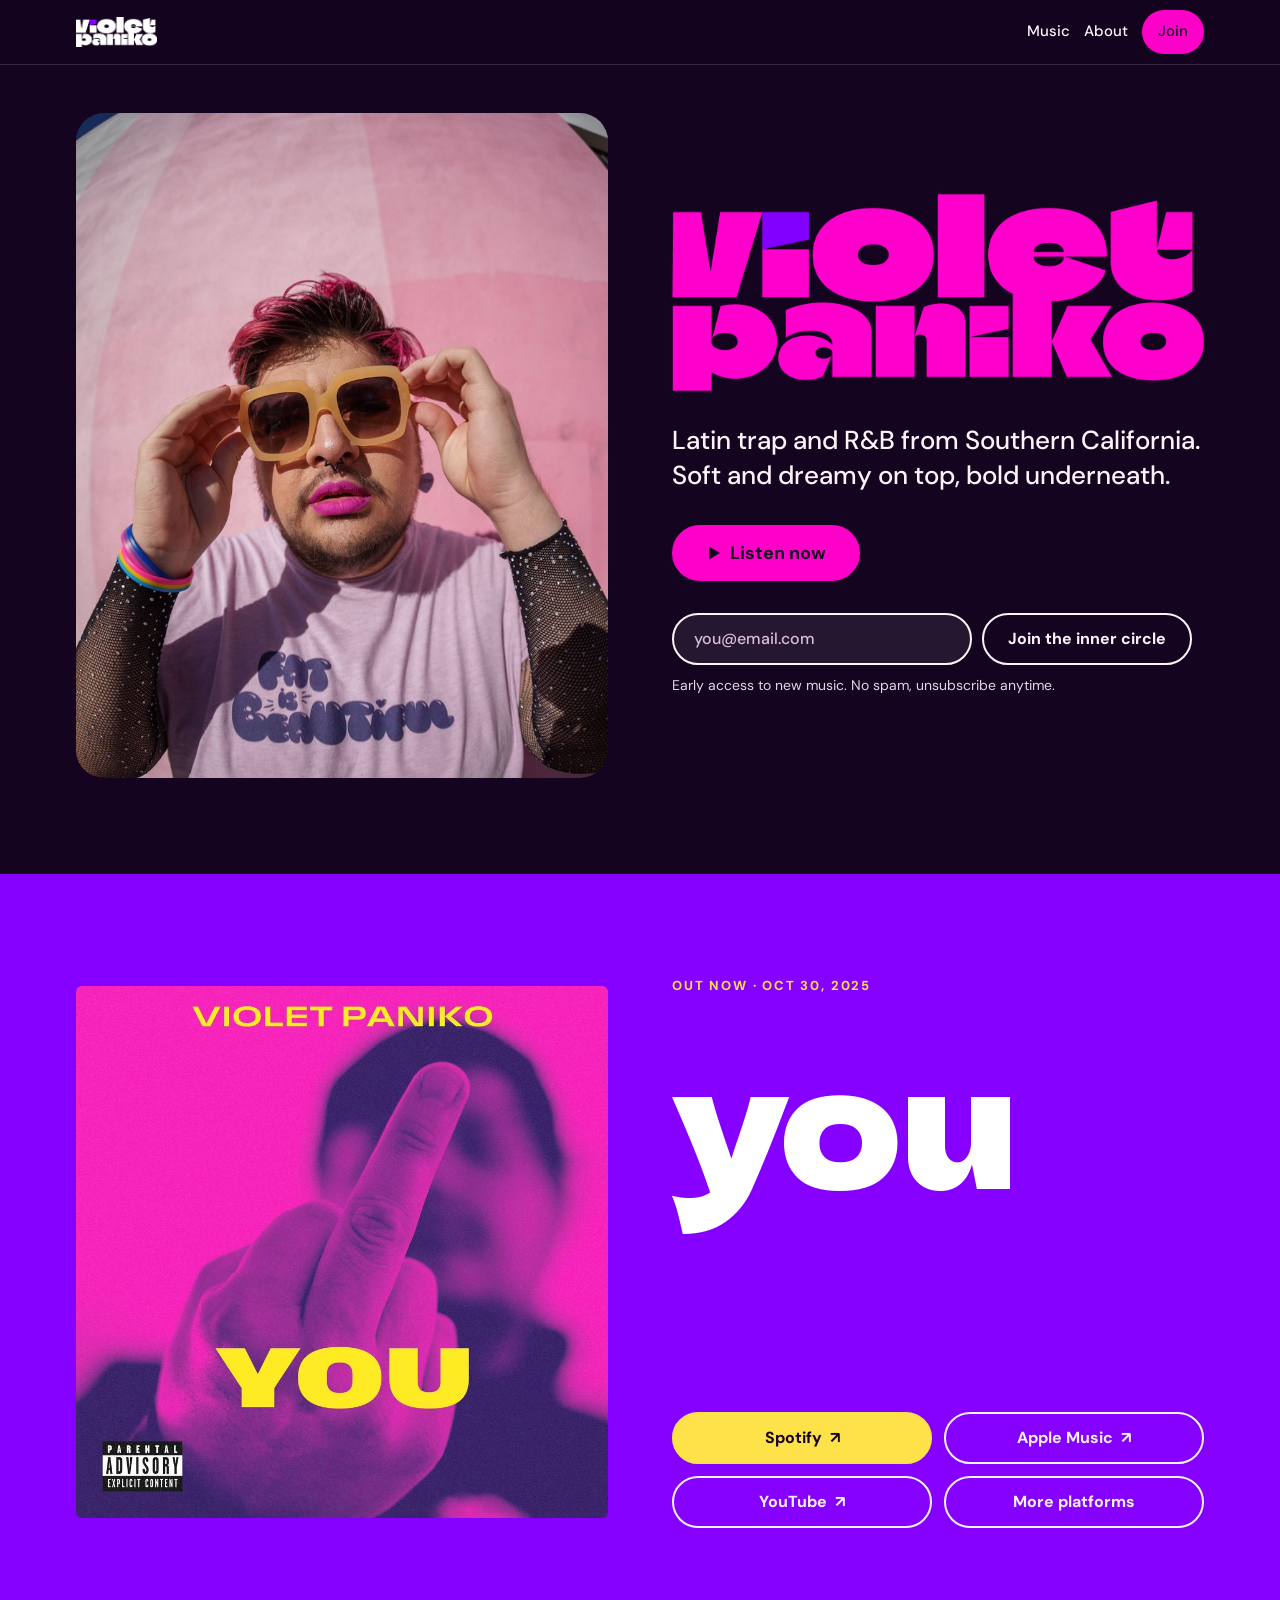
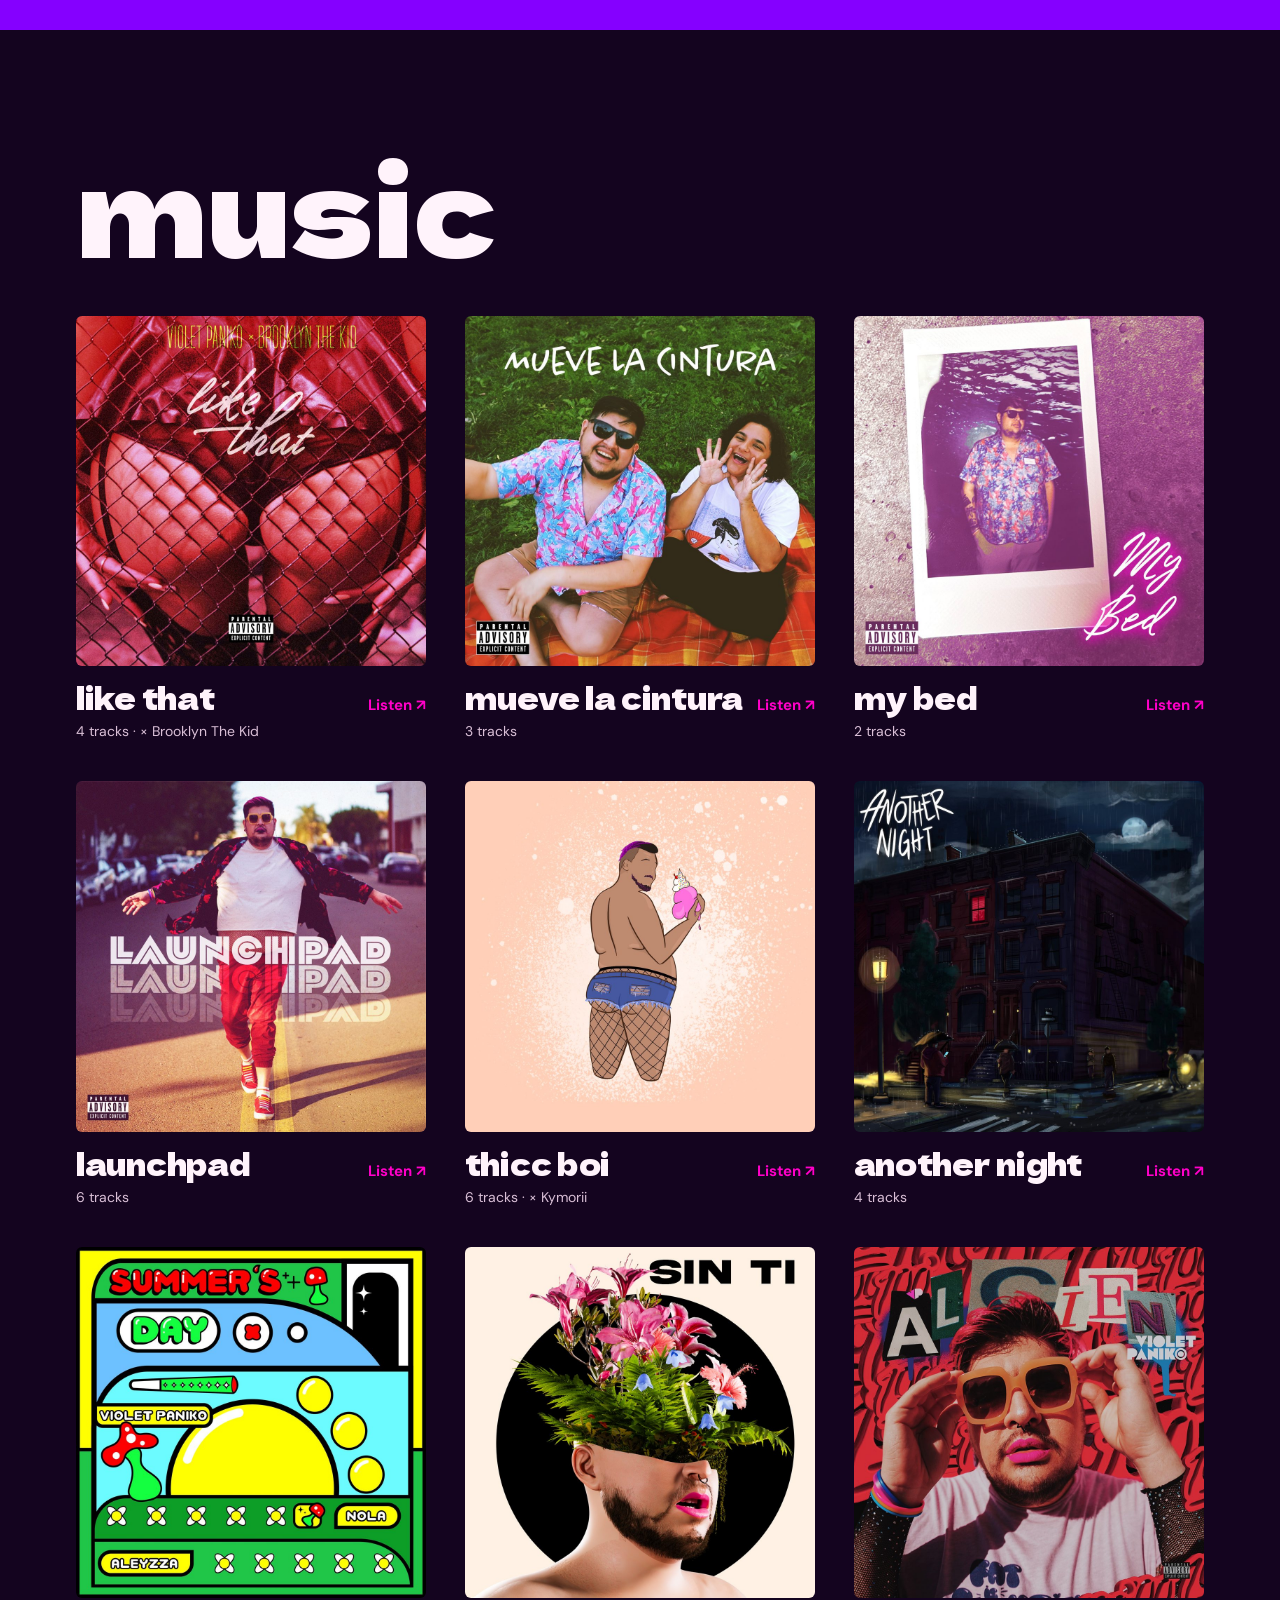
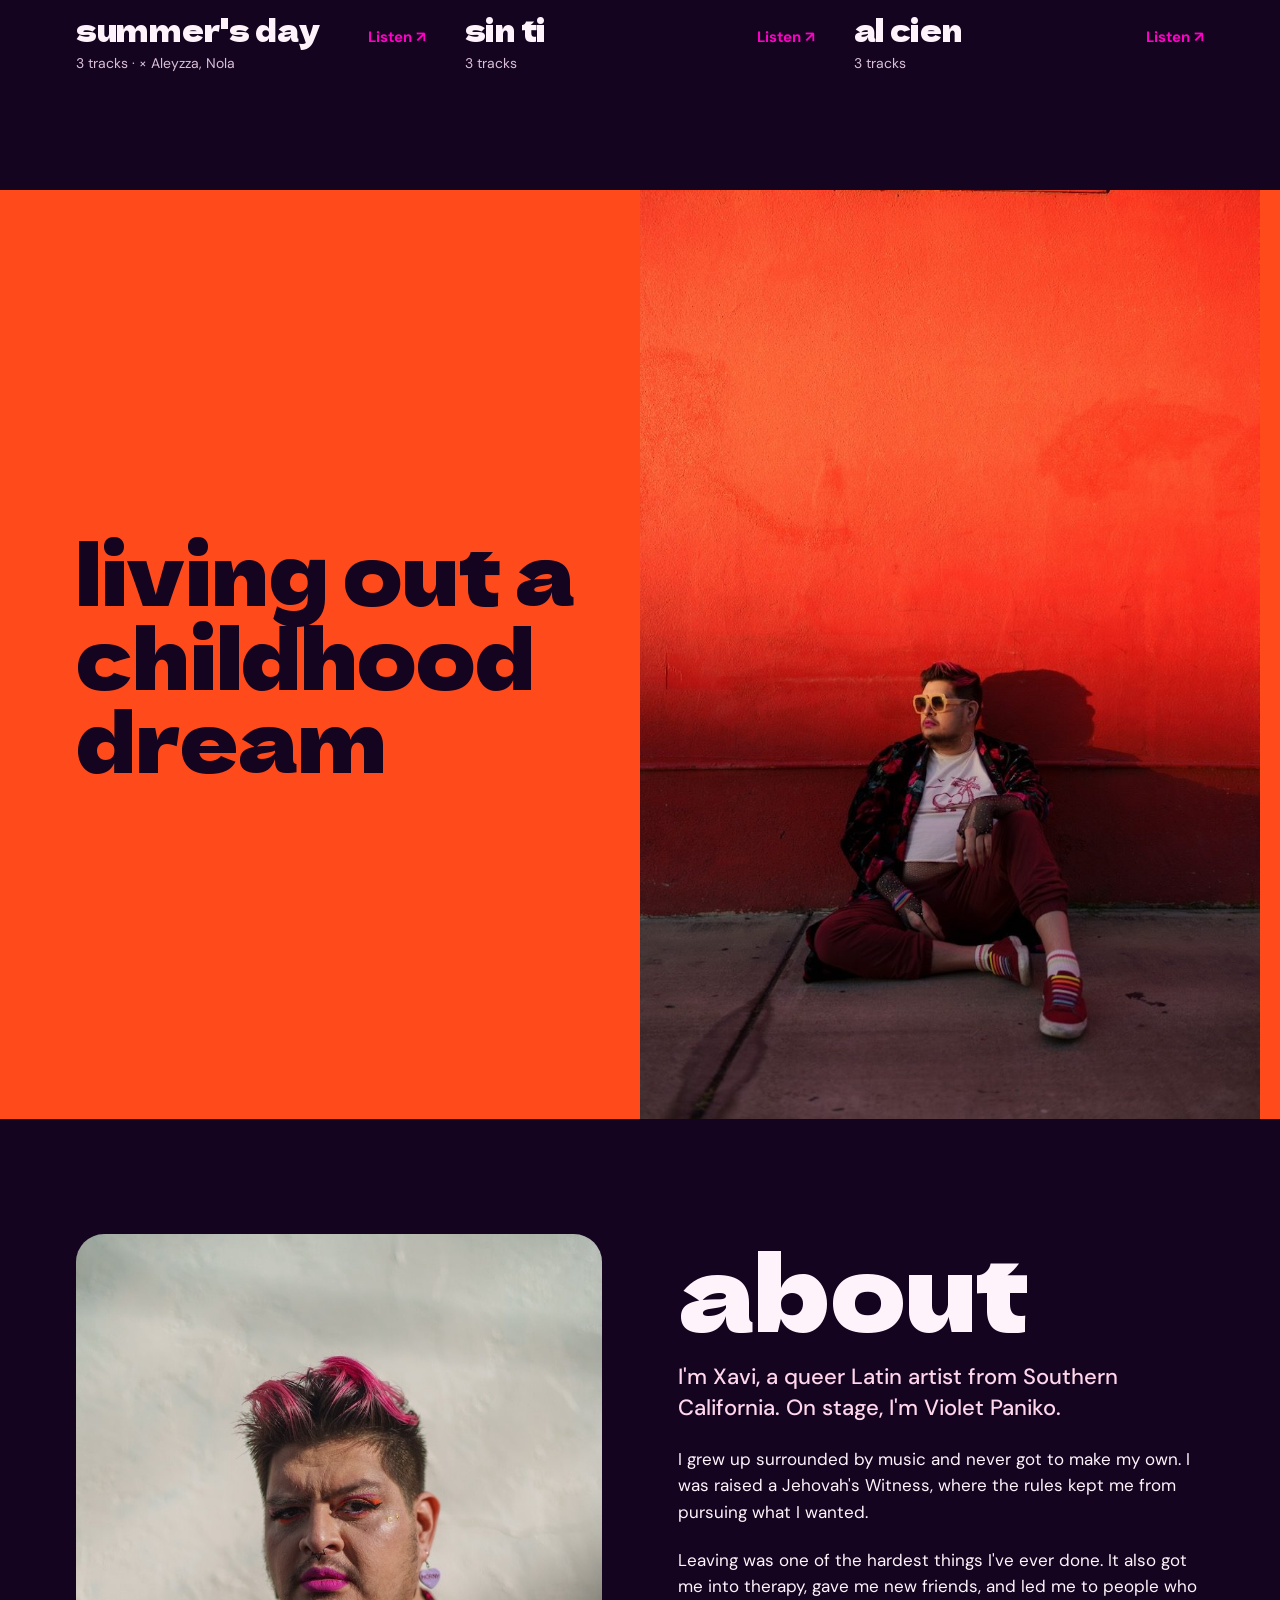
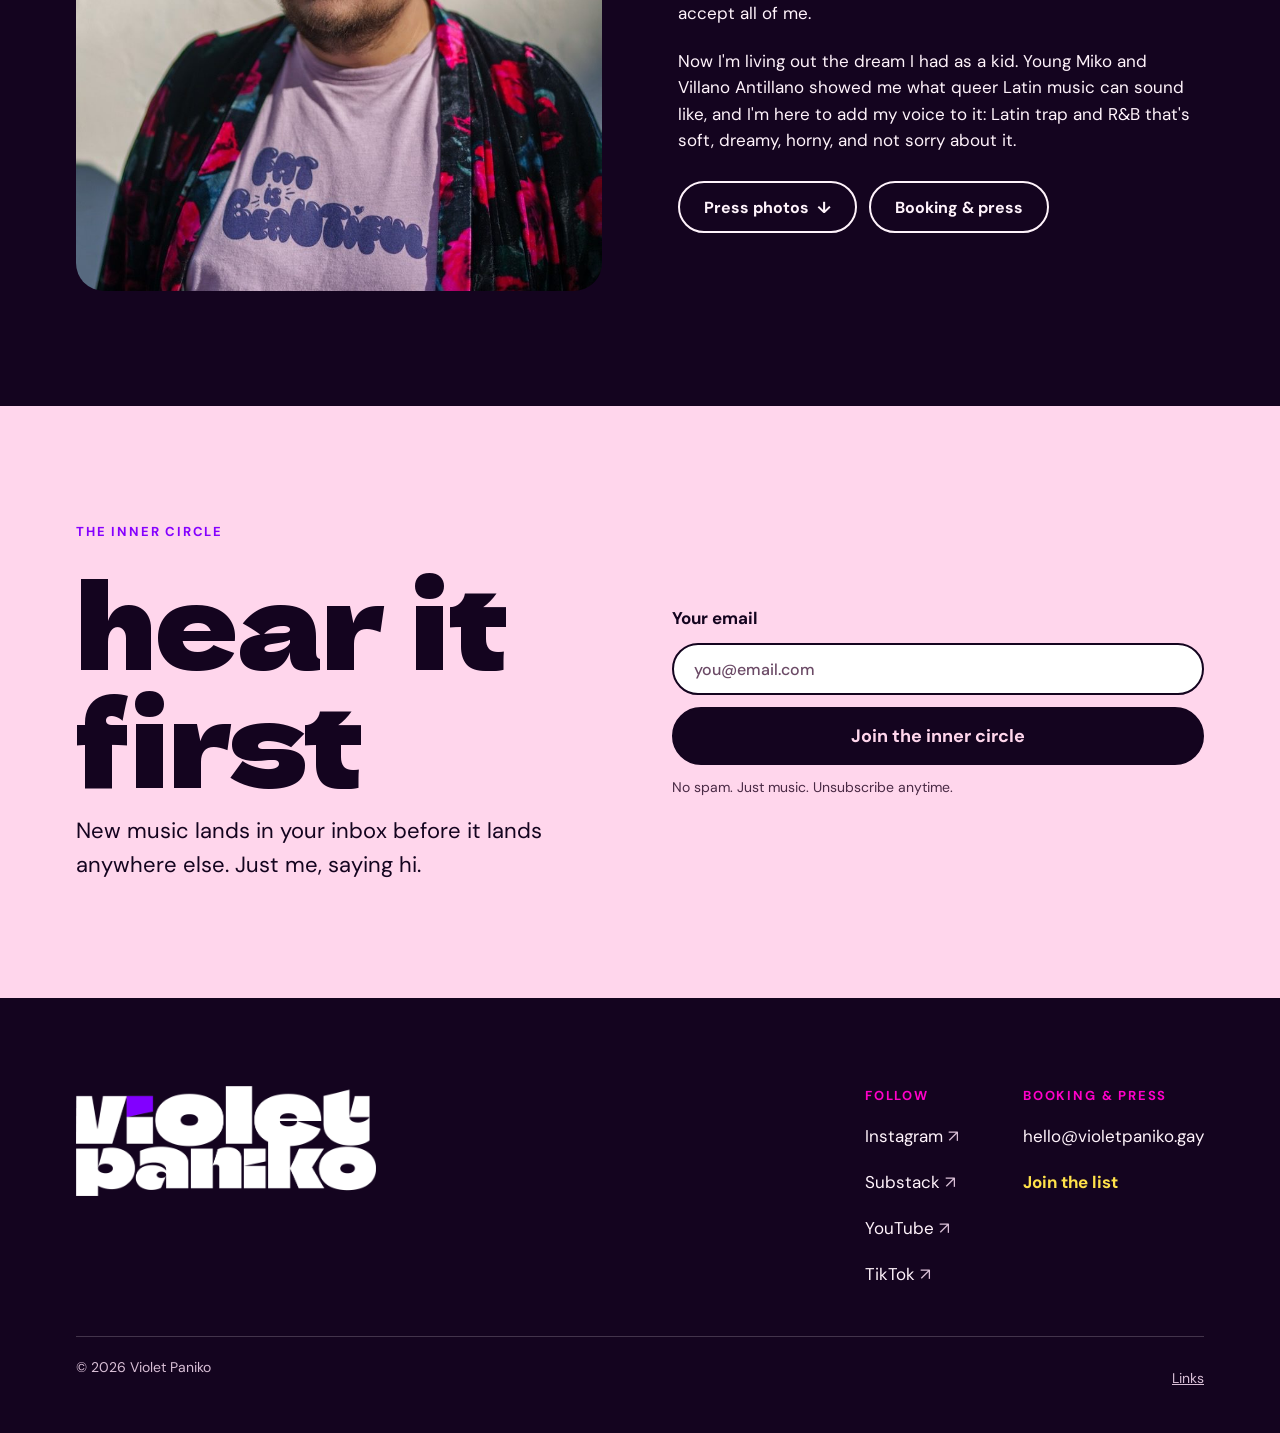
<file: index.html>
<!doctype html>
<html lang="en">
<head>
<meta charset="utf-8">
<meta name="viewport" content="width=device-width, initial-scale=1">
<title>Violet Paniko | Latin Trap &amp; R&amp;B from Southern California</title>
<meta name="description" content="Latin trap and R&amp;B from Southern California. Soft and dreamy on top, bold underneath.">
<meta name="theme-color" content="#14041f">
<link rel="canonical" href="https://violetpaniko.gay/">
<link rel="icon" href="favicon.svg" type="image/svg+xml">
<meta property="og:type" content="website">
<meta property="og:site_name" content="Violet Paniko">
<meta property="og:title" content="Violet Paniko | Latin Trap &amp; R&amp;B from Southern California">
<meta property="og:description" content="Latin trap and R&amp;B from Southern California. Soft and dreamy on top, bold underneath.">
<meta property="og:url" content="https://violetpaniko.gay/">
<meta property="og:image" content="https://violetpaniko.gay/images/og-share.jpg">
<meta property="og:image:width" content="1200">
<meta property="og:image:height" content="630">
<meta property="og:image:alt" content="Violet Paniko wordmark beside the cover of YOU, with the text Listen to YOU, out now">
<meta name="twitter:card" content="summary_large_image">
<link rel="preconnect" href="https://fonts.googleapis.com">
<link rel="preconnect" href="https://fonts.gstatic.com" crossorigin>
<link href="https://fonts.googleapis.com/css2?family=Dela+Gothic+One&family=DM+Sans:ital,wght@0,400;0,500;0,700;1,400&display=swap" rel="stylesheet">
<link rel="stylesheet" href="styles.css">
<script src="main.js" defer></script>
</head>
<body>

<header class="hdr">
  <div class="wrap">
    <a class="logo" href="#top" aria-label="Violet Paniko, back to top"><img src="images/logo.png" alt="Violet Paniko"></a>
    <nav aria-label="Main">
      <a class="nav" href="#music">Music</a>
      <a class="nav" href="#about">About</a>
      <a class="nav cta" href="#join">Join</a>
    </nav>
  </div>
</header>

<main id="top">

  <section class="hero">
    <div class="wrap split">
      <img class="hero-photo" src="images/hero.jpg" alt="Violet Paniko in tan square sunglasses and hot pink lipstick, hands raised to the frames, against a pink dome">
      <div class="hero-copy">
        <h1><img src="images/wordmark.png" alt="Violet Paniko"></h1>
        <p class="hero-lede">Latin trap and R&amp;B from Southern California. Soft and dreamy on top, bold underneath.</p>
        <a class="btn pri lg" href="#latest"><svg width="16" height="16" viewBox="0 0 16 16" aria-hidden="true"><path d="M3 1.5v13l11-6.5z" fill="currentColor"/></svg>Listen now</a>
        <div class="hero-signup" data-signup>
          <div data-signup-form>
            <form action="https://violetpaniko.substack.com/subscribe" method="get" target="_blank">
              <label class="vh" for="hero-email">Email address</label>
              <input class="field" id="hero-email" type="email" name="email" placeholder="you@email.com" required autocomplete="email">
              <button class="btn" type="submit">Join the inner circle</button>
            </form>
            <p class="fine">Early access to new music. No spam, unsubscribe anytime.</p>
          </div>
          <p class="done" role="status" data-signup-done hidden>You're in. Check your inbox, the first one's on me.</p>
        </div>
      </div>
    </div>
  </section>

  <section class="latest" id="latest">
    <div class="wrap split">
      <img class="latest-cover" src="images/cover-you.jpg" alt="Cover of YOU by Violet Paniko: a blurred hot pink and purple duotone portrait with a raised middle finger, yellow type">
      <div class="latest-copy">
        <p class="eyebrow">Out now · Oct 30, 2025</p>
        <h2>you</h2>
        <iframe class="player" title="YOU by Violet Paniko on Spotify" src="https://open.spotify.com/embed/track/6vFwV0UE89dZPi8JKd3GRG?utm_source=generator" width="100%" height="152" frameborder="0" allowfullscreen allow="autoplay; clipboard-write; encrypted-media; fullscreen; picture-in-picture" loading="lazy"></iframe>
        <div class="platforms">
          <a class="btn yellow" href="https://open.spotify.com/album/6G2icSNj4ahg6xLs8bBe6X" target="_blank" rel="noopener">Spotify <span aria-hidden="true">↗</span></a>
          <a class="btn" href="https://music.apple.com/us/album/you-ep/1847878968" target="_blank" rel="noopener">Apple Music <span aria-hidden="true">↗</span></a>
          <a class="btn" href="https://www.youtube.com/@violetpaniko" target="_blank" rel="noopener">YouTube <span aria-hidden="true">↗</span></a>
          <a class="btn" href="#music">More platforms</a>
        </div>
      </div>
    </div>
  </section>

  <section class="music" id="music">
    <div class="wrap">
      <h2>music</h2>
      <div class="releases">
        <article class="card">
          <a href="https://open.spotify.com/album/27RjHxa37A54289bLyhkQ1" target="_blank" rel="noopener">
            <img src="images/cover-like-that.jpg" alt="Cover of Like That with Brooklyn The Kid: a red-tinted close crop seen through a chain-link fence" loading="lazy">
            <span class="card-head"><span class="disp">like that</span><span class="card-listen">Listen <span aria-hidden="true">↗</span></span></span>
            <span class="card-meta">4 tracks · × Brooklyn The Kid</span>
          </a>
        </article>
        <article class="card">
          <a href="https://open.spotify.com/album/6NM808oGTc7XnuMUiEA4Zb" target="_blank" rel="noopener">
            <img src="images/cover-mueve-la-cintura.jpg" alt="Cover of Mueve La Cintura: Violet Paniko and a friend laughing on a picnic blanket in the grass" loading="lazy">
            <span class="card-head"><span class="disp">mueve la cintura</span><span class="card-listen">Listen <span aria-hidden="true">↗</span></span></span>
            <span class="card-meta">3 tracks</span>
          </a>
        </article>
        <article class="card">
          <a href="https://open.spotify.com/album/75of7r7ZPAoEsgqgHVEYkw" target="_blank" rel="noopener">
            <img src="images/cover-my-bed.jpg" alt="Cover of My Bed: an instant-film photo of Violet Paniko in sunglasses and a floral shirt on a purple textured ground, with neon script title" loading="lazy">
            <span class="card-head"><span class="disp">my bed</span><span class="card-listen">Listen <span aria-hidden="true">↗</span></span></span>
            <span class="card-meta">2 tracks</span>
          </a>
        </article>
        <article class="card">
          <a href="https://open.spotify.com/album/56BOD7CXabeOoOeDdZDfZ6" target="_blank" rel="noopener">
            <img src="images/cover-launchpad.jpg" alt="Cover of LAUNCHPAD: Violet Paniko walking down the yellow line of a street in a floral jacket and red pants, repeated title text" loading="lazy">
            <span class="card-head"><span class="disp">launchpad</span><span class="card-listen">Listen <span aria-hidden="true">↗</span></span></span>
            <span class="card-meta">6 tracks</span>
          </a>
        </article>
        <article class="card">
          <a href="https://open.spotify.com/track/4XDJGCHoK81Tl3F11rcSlP" target="_blank" rel="noopener">
            <img src="images/cover-thicc-boi.jpg" alt="Cover of Thicc Boi with Kymorii: an illustration of a figure in denim shorts and fishnets holding an ice cream, on peach" loading="lazy">
            <span class="card-head"><span class="disp">thicc boi</span><span class="card-listen">Listen <span aria-hidden="true">↗</span></span></span>
            <span class="card-meta">6 tracks · × Kymorii</span>
          </a>
        </article>
        <article class="card">
          <a href="https://open.spotify.com/album/5xYg8NK65tJdl8wWV9YaVQ" target="_blank" rel="noopener">
            <img src="images/cover-another-night.jpg" alt="Cover of Another Night: an illustrated rainy city corner at night with one red-lit window" loading="lazy">
            <span class="card-head"><span class="disp">another night</span><span class="card-listen">Listen <span aria-hidden="true">↗</span></span></span>
            <span class="card-meta">4 tracks</span>
          </a>
        </article>
        <article class="card">
          <a href="https://open.spotify.com/track/0x0JCLeJI9lUGd3I5e5AMT" target="_blank" rel="noopener">
            <img src="images/cover-summers-day.jpg" alt="Cover of Summer's Day: a bold cartoon landscape with a yellow sun, mushrooms and daisies" loading="lazy">
            <span class="card-head"><span class="disp">summer's day</span><span class="card-listen">Listen <span aria-hidden="true">↗</span></span></span>
            <span class="card-meta">3 tracks · × Aleyzza, Nola</span>
          </a>
        </article>
        <article class="card">
          <a href="https://open.spotify.com/album/2ZIzPUyOYRv1dQEF5R2NdP" target="_blank" rel="noopener">
            <img src="images/cover-sin-ti.jpg" alt="Cover of Sin Ti: a 3D portrait with flowers and ferns growing from the head, pink lips, black circle on cream" loading="lazy">
            <span class="card-head"><span class="disp">sin ti</span><span class="card-listen">Listen <span aria-hidden="true">↗</span></span></span>
            <span class="card-meta">3 tracks</span>
          </a>
        </article>
        <article class="card">
          <a href="https://open.spotify.com/album/3iJOf53sksaibPjwMhIKwD" target="_blank" rel="noopener">
            <img src="images/cover-al-cien.jpg" alt="Cover of Al Cien: Violet Paniko lifting orange sunglasses against a red scribble pattern, cut-out letters spelling the title" loading="lazy">
            <span class="card-head"><span class="disp">al cien</span><span class="card-listen">Listen <span aria-hidden="true">↗</span></span></span>
            <span class="card-meta">3 tracks</span>
          </a>
        </article>
      </div>
    </div>
  </section>

  <section class="break" aria-label="Photo break">
    <div class="wrap split">
      <div class="break-copy"><p class="disp">living out a childhood dream</p></div>
      <img src="images/break-orange-wall.jpg" alt="Violet Paniko seated on the ground against a saturated orange-red wall, in sunglasses and a floral jacket" loading="lazy">
    </div>
  </section>

  <section class="about" id="about">
    <div class="wrap split">
      <img class="about-photo" src="images/about-portrait.jpg" alt="Straight-on portrait of Violet Paniko with pink hair and a floral jacket against a white wall" loading="lazy">
      <div class="about-copy">
        <h2>about</h2>
        <p class="about-lede">I'm Xavi, a queer Latin artist from Southern California. On stage, I'm Violet Paniko.</p>
        <p>I grew up surrounded by music and never got to make my own. I was raised a Jehovah's Witness, where the rules kept me from pursuing what I wanted.</p>
        <p>Leaving was one of the hardest things I've ever done. It also got me into therapy, gave me new friends, and led me to people who accept all of me.</p>
        <p>Now I'm living out the dream I had as a kid. Young Miko and Villano Antillano showed me what queer Latin music can sound like, and I'm here to add my voice to it: Latin trap and R&amp;B that's soft, dreamy, horny, and not sorry about it.</p>
        <div class="about-actions">
          <a class="btn" href="press/violet-paniko-press-photos.zip" download>Press photos <span aria-hidden="true">↓</span></a>
          <a class="btn" href="mailto:hello@violetpaniko.gay">Booking &amp; press</a>
        </div>
      </div>
    </div>
  </section>

  <section class="join" id="join">
    <div class="wrap split">
      <div class="join-copy">
        <p class="eyebrow">The inner circle</p>
        <h2>hear it first</h2>
        <p>New music lands in your inbox before it lands anywhere else. Just me, saying hi.</p>
      </div>
      <div data-signup>
        <form class="join-form" action="https://violetpaniko.substack.com/subscribe" method="get" target="_blank" data-signup-form>
          <label for="join-email">Your email</label>
          <input class="field onpink" id="join-email" type="email" name="email" placeholder="you@email.com" required autocomplete="email">
          <button class="btn darkfill" type="submit">Join the inner circle</button>
          <p class="fine">No spam. Just music. Unsubscribe anytime.</p>
        </form>
        <div class="join-done" role="status" data-signup-done hidden>
          <p class="disp">you're in</p>
          <p>Thank you. Watch your inbox, new music reaches you first.</p>
        </div>
      </div>
    </div>
  </section>

</main>

<footer class="site-footer">
  <div class="wrap">
    <div class="footer-top">
      <img src="images/logo.png" alt="Violet Paniko" loading="lazy">
      <div class="footer-cols">
        <nav class="footer-col" aria-label="Follow">
          <p class="eyebrow">Follow</p>
          <a href="https://www.instagram.com/violetpaniko.mp3" target="_blank" rel="noopener">Instagram <span aria-hidden="true">&nbsp;↗</span></a>
          <a href="https://violetpaniko.substack.com/" target="_blank" rel="noopener">Substack <span aria-hidden="true">&nbsp;↗</span></a>
          <a href="https://www.youtube.com/@violetpaniko" target="_blank" rel="noopener">YouTube <span aria-hidden="true">&nbsp;↗</span></a>
          <a href="https://www.tiktok.com/@violetpaniko.mp3" target="_blank" rel="noopener">TikTok <span aria-hidden="true">&nbsp;↗</span></a>
        </nav>
        <div class="footer-col">
          <p class="eyebrow">Booking &amp; press</p>
          <a href="mailto:hello@violetpaniko.gay">hello@violetpaniko.gay</a>
          <a class="highlight" href="#join">Join the list</a>
        </div>
      </div>
    </div>
    <div class="footer-bottom">
      <span>© 2026 Violet Paniko</span>
      <a href="links/">Links</a>
    </div>
  </div>
</footer>

</body>
</html>
</file>
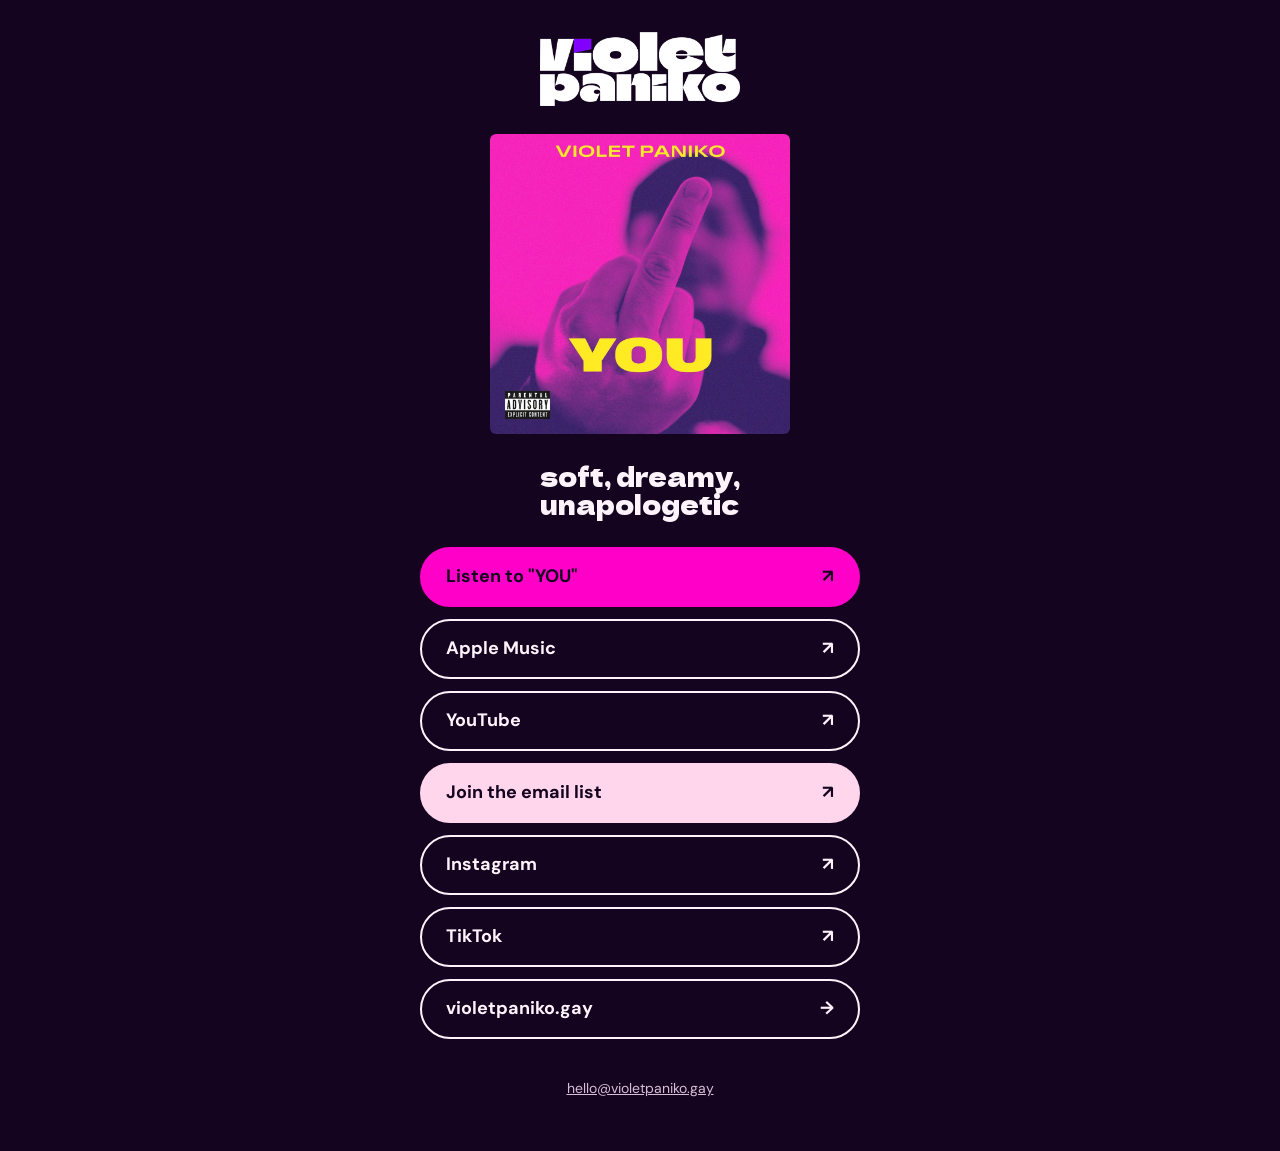
<file: links/index.html>
<!doctype html>
<html lang="en">
<head>
<meta charset="utf-8">
<meta name="viewport" content="width=device-width, initial-scale=1">
<title>Violet Paniko Links | Listen to YOU, Follow &amp; Join the List</title>
<meta name="theme-color" content="#14041f">
<link rel="canonical" href="https://violetpaniko.gay/links">
<link rel="icon" href="/favicon.svg" type="image/svg+xml">
<meta property="og:type" content="website">
<meta property="og:site_name" content="Violet Paniko">
<meta property="og:title" content="Violet Paniko Links | Listen to YOU, Follow &amp; Join the List">
<meta property="og:description" content="Listen to YOU and find Violet Paniko everywhere.">
<meta property="og:url" content="https://violetpaniko.gay/links">
<meta property="og:image" content="https://violetpaniko.gay/images/og-share.jpg">
<meta property="og:image:width" content="1200">
<meta property="og:image:height" content="630">
<meta name="twitter:card" content="summary_large_image">
<link rel="preconnect" href="https://fonts.googleapis.com">
<link rel="preconnect" href="https://fonts.gstatic.com" crossorigin>
<link href="https://fonts.googleapis.com/css2?family=Dela+Gothic+One&family=DM+Sans:wght@500;700&display=swap" rel="stylesheet">
<link rel="stylesheet" href="../styles.css">
</head>
<body>

<main class="lk">
  <img class="lk-logo" src="../images/logo.png" alt="Violet Paniko">
  <img class="lk-cover" src="../images/cover-you.jpg" alt="Cover of YOU by Violet Paniko">
  <p class="lk-tag">soft, dreamy, unapologetic</p>
  <nav aria-label="Links">
    <a class="b pri" href="https://open.spotify.com/album/6G2icSNj4ahg6xLs8bBe6X" target="_blank" rel="noopener">Listen to "YOU" <span aria-hidden="true">↗</span></a>
    <a class="b" href="https://music.apple.com/us/artist/violet-paniko/1671035187" target="_blank" rel="noopener">Apple Music <span aria-hidden="true">↗</span></a>
    <a class="b" href="https://www.youtube.com/@violetpaniko" target="_blank" rel="noopener">YouTube <span aria-hidden="true">↗</span></a>
    <a class="b soft" href="https://violetpaniko.substack.com/" target="_blank" rel="noopener">Join the email list <span aria-hidden="true">↗</span></a>
    <a class="b" href="https://www.instagram.com/violetpaniko.mp3" target="_blank" rel="noopener">Instagram <span aria-hidden="true">↗</span></a>
    <a class="b" href="https://www.tiktok.com/@violetpaniko.mp3" target="_blank" rel="noopener">TikTok <span aria-hidden="true">↗</span></a>
    <a class="b" href="../">violetpaniko.gay <span aria-hidden="true">→</span></a>
  </nav>
  <a class="foot" href="mailto:hello@violetpaniko.gay">hello@violetpaniko.gay</a>
</main>

</body>
</html>
</file>
<file: styles.css>
:root {
  --ink: #14041f;
  --cream: #fff3fb;
  --muted: #d9bfd6;
  --blush: #ffd6ec;
  --magenta: #ff00c8;
  --violet: #8500ff;
  --yellow: #ffe14a;
  --tangerine: #ff4a1c;
  --accent: var(--magenta);

  --font-display: 'Dela Gothic One', 'Arial Black', sans-serif;
  --font-body: 'DM Sans', system-ui, sans-serif;
  --gutter: clamp(20px, 5vw, 56px);
}

*, *::before, *::after { box-sizing: border-box; }

html { scroll-behavior: smooth; scroll-padding-top: 64px; }
@media (prefers-reduced-motion: reduce) { html { scroll-behavior: auto; } }

body {
  margin: 0;
  background: var(--ink);
  color: var(--cream);
  font-family: var(--font-body);
  font-size: 17px;
  line-height: 1.55;
}

h1, h2, h3, .disp {
  font-family: var(--font-display);
  font-weight: 400;
  text-transform: lowercase;
  letter-spacing: -0.01em;
  line-height: 1.02;
  margin: 0;
}
p { margin: 0; }
a { color: inherit; }
img { display: block; }

.wrap {
  max-width: 1240px;
  margin: 0 auto;
  padding-left: var(--gutter);
  padding-right: var(--gutter);
}

.split {
  display: grid;
  grid-template-columns: repeat(auto-fit, minmax(min(440px, 100%), 1fr));
  align-items: center;
}

.vh {
  position: absolute;
  width: 1px;
  height: 1px;
  overflow: hidden;
  clip: rect(0 0 0 0);
  white-space: nowrap;
}

.eyebrow {
  font-size: 13px;
  font-weight: 700;
  letter-spacing: .14em;
  text-transform: uppercase;
}

/* Buttons */
.btn {
  display: inline-flex;
  align-items: center;
  justify-content: center;
  gap: 8px;
  min-height: 52px;
  padding: 0 24px;
  border-radius: 999px;
  font: 700 16px var(--font-body);
  text-decoration: none;
  border: 2px solid var(--cream);
  color: var(--cream);
  background: transparent;
  cursor: pointer;
}
.btn:hover { background: var(--cream); color: var(--ink); }
.btn.pri { background: var(--accent); border-color: var(--accent); color: var(--ink); }
.btn.pri:hover { background: var(--cream); border-color: var(--cream); }
.btn.yellow { background: var(--yellow); border-color: var(--yellow); color: var(--ink); }
.btn.yellow:hover { background: var(--cream); border-color: var(--cream); }
.btn.darkfill { background: var(--ink); border-color: var(--ink); color: var(--blush); }
.btn.darkfill:hover { background: var(--violet); border-color: var(--violet); color: #fff; }
.btn.lg { min-height: 56px; padding: 0 32px; font-size: 18px; }

/* Form fields */
.field {
  flex: 1 1 220px;
  min-width: 0;
  min-height: 52px;
  padding: 0 20px;
  border-radius: 999px;
  border: 2px solid var(--cream);
  background: rgba(255, 243, 251, .08);
  color: var(--cream);
  font: 500 16px var(--font-body);
}
.field::placeholder { color: var(--muted); }
.field:focus { outline: 3px solid var(--accent); outline-offset: 2px; }
.field.onpink { border-color: var(--ink); background: #fff; color: var(--ink); }
.field.onpink::placeholder { color: #6b4a66; }

[hidden] { display: none !important; }

/* Header */
.hdr {
  position: sticky;
  top: 0;
  z-index: 10;
  background: rgba(20, 4, 31, .92);
  backdrop-filter: blur(10px);
  -webkit-backdrop-filter: blur(10px);
  border-bottom: 1px solid rgba(255, 243, 251, .14);
}
.hdr .wrap {
  display: flex;
  align-items: center;
  justify-content: space-between;
  gap: 12px;
  min-height: 64px;
}
.hdr .logo { display: flex; align-items: center; }
.hdr .logo img { height: 30px; width: auto; }
.hdr nav { display: flex; align-items: center; gap: 2px; }
.hdr a.nav {
  font-size: 15px;
  font-weight: 500;
  text-decoration: none;
  min-height: 44px;
  display: inline-flex;
  align-items: center;
  padding: 0 6px;
}
.hdr a.nav:hover { color: var(--accent); }
.hdr a.nav.cta {
  background: var(--accent);
  color: var(--ink);
  border-radius: 999px;
  padding: 0 16px;
  margin-left: 6px;
}
.hdr a.nav.cta:hover { background: var(--cream); }

/* Hero */
.hero { padding: clamp(20px, 4vw, 48px) 0 clamp(48px, 8vw, 96px); }
.hero .split {
  grid-template-columns: repeat(auto-fit, minmax(min(460px, 100%), 1fr));
  gap: clamp(28px, 5vw, 64px);
}
.hero-photo {
  width: 100%;
  aspect-ratio: 4 / 5;
  object-fit: cover;
  object-position: 50% 40%;
  border-radius: 28px;
}
.hero-copy {
  display: flex;
  flex-direction: column;
  gap: clamp(20px, 3vw, 32px);
  align-items: flex-start;
}
.hero-copy h1 img { width: min(100%, 560px); height: auto; }
.hero-lede {
  font-size: clamp(20px, 2.4vw, 26px);
  line-height: 1.35;
  max-width: 30ch;
  font-weight: 500;
}
.hero-signup { width: 100%; max-width: 520px; }
.hero-signup form { display: flex; flex-wrap: wrap; gap: 10px; }
.hero-signup .fine { font-size: 14px; color: #e8d3e5; margin-top: 10px; }
.hero-signup .done { font-weight: 700; font-size: 18px; color: var(--yellow); }

/* Latest release */
.latest {
  background: var(--violet);
  color: #fff;
  padding: clamp(48px, 8vw, 104px) 0;
}
.latest .split { gap: clamp(28px, 5vw, 64px); }
.latest-cover {
  width: 100%;
  aspect-ratio: 1 / 1;
  object-fit: contain;
  border-radius: 6px;
}
.latest-copy { display: flex; flex-direction: column; justify-content: center; gap: 22px; }
.latest-copy .eyebrow { color: var(--yellow); }
.latest-copy h2 { font-size: clamp(72px, 14vw, 168px); line-height: 1.15; margin-bottom: 4px; }
.player {
  display: block;
  width: 100%;
  height: 152px;
  border: 0;
  border-radius: 12px;
}
.platforms {
  display: grid;
  grid-template-columns: repeat(auto-fit, minmax(min(190px, 100%), 1fr));
  gap: 12px;
}

/* Music grid */
.music { padding: clamp(56px, 9vw, 120px) 0; }
.music h2 {
  font-size: clamp(52px, 10vw, 120px);
  margin-bottom: clamp(28px, 4vw, 48px);
}
.releases {
  display: grid;
  grid-template-columns: repeat(auto-fit, minmax(min(300px, 100%), 1fr));
  gap: clamp(24px, 3vw, 40px);
}
.card a { display: block; text-decoration: none; }
.card img {
  width: 100%;
  aspect-ratio: 1 / 1;
  object-fit: cover;
  border-radius: 6px;
  transition: transform .35s ease;
}
.card:hover img { transform: translateY(-6px); }
@media (prefers-reduced-motion: reduce) { .card img { transition: none; } }
.card-head {
  display: flex;
  justify-content: space-between;
  align-items: baseline;
  gap: 12px;
  margin-top: 16px;
}
.card-head .disp { font-size: 30px; }
.card-listen { font-weight: 700; font-size: 15px; color: var(--accent); white-space: nowrap; }
.card-meta { display: block; font-size: 14px; color: var(--muted); margin-top: 4px; }

/* Photo break */
.break { background: var(--tangerine); color: var(--ink); overflow: hidden; }
.break .split {
  align-items: stretch;
  min-height: clamp(380px, 40vw, 560px);
}
.break-copy { display: flex; align-items: center; padding: clamp(40px, 6vw, 80px) 0; }
.break-copy p { font-size: clamp(40px, 6.4vw, 84px); max-width: 11ch; }
.break img {
  height: 100%;
  min-height: 380px;
  object-fit: cover;
  object-position: 50% 78%;
  margin-right: calc(-1 * var(--gutter));
  width: calc(100% + var(--gutter));
}

/* About */
.about { padding: clamp(56px, 9vw, 120px) 0; }
.about .split { gap: clamp(32px, 6vw, 80px); align-items: start; }
.about-photo {
  width: 100%;
  aspect-ratio: 4 / 5;
  object-fit: cover;
  object-position: 50% 30%;
  border-radius: 28px;
}
.about-copy { display: flex; flex-direction: column; gap: 22px; max-width: 60ch; }
.about-copy h2 { font-size: clamp(52px, 9vw, 104px); }
.about-lede {
  font-size: clamp(19px, 2vw, 22px);
  line-height: 1.4;
  font-weight: 500;
  color: var(--blush);
}
.about-actions { display: flex; flex-wrap: wrap; gap: 12px; margin-top: 6px; }

/* Signup */
.join {
  background: var(--blush);
  color: var(--ink);
  padding: clamp(56px, 9vw, 120px) 0;
}
.join .split { gap: clamp(28px, 5vw, 72px); }
.join-copy { display: flex; flex-direction: column; gap: 18px; }
.join-copy .eyebrow { color: var(--violet); }
.join-copy h2 { font-size: clamp(52px, 9.4vw, 116px); }
.join-copy p:last-child { font-size: clamp(18px, 2vw, 22px); max-width: 34ch; }
.join-form { display: flex; flex-direction: column; gap: 12px; }
.join-form label { font-weight: 700; }
.join-form .field { flex: none; width: 100%; }
.join-form .btn { min-height: 58px; font-size: 18px; }
.join-form .fine { font-size: 14px; color: #4a2a45; }
.join-done {
  background: var(--ink);
  color: var(--yellow);
  border-radius: 20px;
  padding: 28px;
}
.join-done .disp { font-size: 34px; margin-bottom: 10px; }
.join-done p:last-child { color: var(--cream); }

/* Footer */
.site-footer { padding: clamp(48px, 7vw, 88px) 0 32px; }
.site-footer > .wrap { display: flex; flex-direction: column; gap: 40px; }
.footer-top {
  display: flex;
  flex-wrap: wrap;
  gap: 32px 64px;
  justify-content: space-between;
  align-items: flex-start;
}
.footer-top > img { width: min(100%, 300px); height: auto; }
.footer-cols { display: flex; flex-wrap: wrap; gap: 32px 64px; }
.footer-col { display: flex; flex-direction: column; gap: 2px; }
.footer-col .eyebrow { color: var(--magenta); margin-bottom: 6px; }
.footer-col a, .footer-col span {
  min-height: 44px;
  display: flex;
  align-items: center;
  text-decoration: none;
}
.footer-col a:hover { color: var(--magenta); }
.footer-col span { color: var(--muted); }
.footer-col a.highlight { font-weight: 700; color: var(--yellow); }
.footer-bottom {
  display: flex;
  flex-wrap: wrap;
  gap: 8px 24px;
  justify-content: space-between;
  border-top: 1px solid rgba(255, 243, 251, .2);
  padding-top: 20px;
  font-size: 14px;
  color: var(--muted);
}
.footer-bottom a { min-height: 44px; display: inline-flex; align-items: center; }

/* Links page */
.lk {
  max-width: 480px;
  margin: 0 auto;
  padding: 32px 20px 40px;
  display: flex;
  flex-direction: column;
  align-items: center;
  gap: 28px;
}
.lk-logo { width: 200px; height: auto; }
.lk-cover {
  width: 100%;
  max-width: 300px;
  aspect-ratio: 1 / 1;
  object-fit: cover;
  border-radius: 6px;
}
.lk-tag {
  font-family: var(--font-display);
  text-transform: lowercase;
  font-size: 26px;
  line-height: 1.1;
  text-align: center;
  max-width: 16ch;
}
.lk nav { width: 100%; display: flex; flex-direction: column; gap: 12px; }
.lk a.b {
  display: flex;
  align-items: center;
  justify-content: space-between;
  gap: 12px;
  width: 100%;
  min-height: 60px;
  padding: 0 24px;
  border-radius: 999px;
  border: 2px solid var(--cream);
  color: var(--cream);
  text-decoration: none;
  font-weight: 700;
  font-size: 18px;
}
.lk a.b:hover { background: var(--cream); color: var(--ink); }
.lk a.b.pri { background: var(--magenta); border-color: var(--magenta); color: var(--ink); }
.lk a.b.pri:hover { background: var(--cream); border-color: var(--cream); }
.lk a.b.soft { background: var(--blush); border-color: var(--blush); color: var(--ink); }
.lk a.b.soft:hover { background: var(--cream); }
.lk .b.ghost {
  display: flex;
  align-items: center;
  width: 100%;
  min-height: 60px;
  padding: 0 24px;
  border-radius: 999px;
  border: 2px dashed var(--muted);
  color: var(--muted);
  font-weight: 700;
  font-size: 18px;
}
.lk a.foot {
  color: var(--muted);
  min-height: 44px;
  display: inline-flex;
  align-items: center;
  font-size: 14px;
}
</file>
